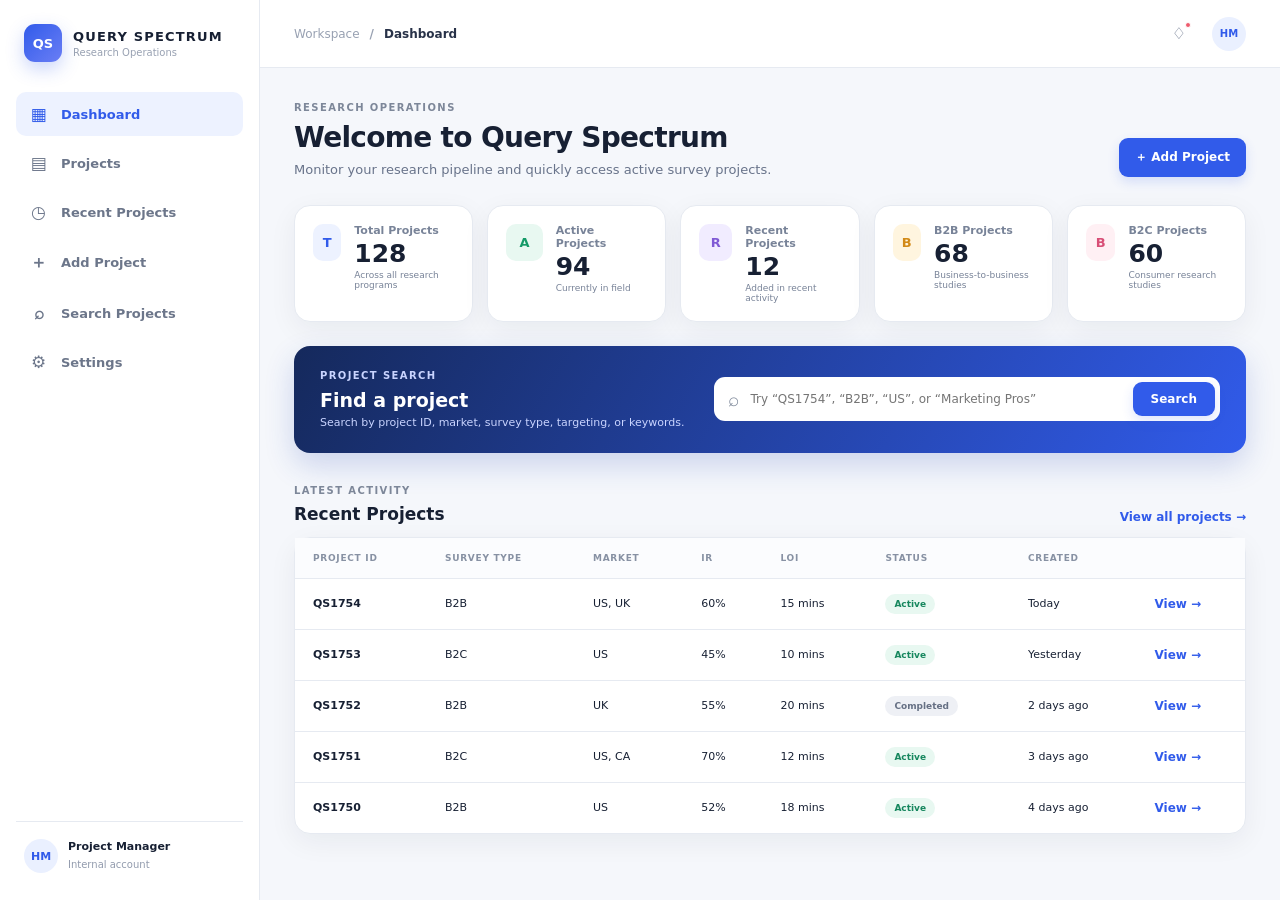
<file: index.html>
<!DOCTYPE html>
<html lang="en">
<head>
  <meta charset="UTF-8">
  <meta name="viewport" content="width=device-width, initial-scale=1.0">
  <meta name="description" content="Query Spectrum research project dashboard">
  <title>Query Spectrum — Dashboard</title>
  <link rel="stylesheet" href="css/style.css">
</head>
<body>
  <div class="app-shell">
    <aside class="sidebar" id="sidebar">
      <div class="brand">
        <div class="brand-mark">QS</div>
        <div>
          <strong>QUERY SPECTRUM</strong>
          <span>Research Operations</span>
        </div>
      </div>
      <nav class="nav" aria-label="Main navigation">
        <a class="nav-item active" href="index.html"><span>▦</span> Dashboard</a>
        <a class="nav-item" href="projects.html"><span>▤</span> Projects</a>
        <a class="nav-item" href="projects.html?recent=1"><span>◷</span> Recent Projects</a>
        <a class="nav-item" href="add-project.html"><span>＋</span> Add Project</a>
        <a class="nav-item" href="projects.html?focus=search"><span>⌕</span> Search Projects</a>
        <a class="nav-item" href="#"><span>⚙</span> Settings</a>
      </nav>
      <div class="sidebar-footer">
        <div class="user-mini">
          <div class="avatar">HM</div>
          <div><strong>Project Manager</strong><span>Internal account</span></div>
        </div>
      </div>
    </aside>

    <main class="main">
      <header class="topbar">
        <button class="icon-btn menu-btn" id="menuBtn" aria-label="Open menu">☰</button>
        <div class="breadcrumb"><span>Workspace</span><b>/</b><strong>Dashboard</strong></div>
        <div class="top-actions">
          <button class="icon-btn" aria-label="Notifications">♢<i></i></button>
          <div class="top-avatar">HM</div>
        </div>
      </header>

      <div class="content">
        <section class="welcome">
          <div>
            <p class="eyebrow">RESEARCH OPERATIONS</p>
            <h1>Welcome to Query Spectrum</h1>
            <p>Monitor your research pipeline and quickly access active survey projects.</p>
          </div>
          <a class="btn btn-primary" href="add-project.html">＋ Add Project</a>
        </section>

        <section class="stats-grid" id="statsGrid"></section>

        <section class="search-panel">
          <div>
            <p class="eyebrow">PROJECT SEARCH</p>
            <h2>Find a project</h2>
            <p>Search by project ID, market, survey type, targeting, or keywords.</p>
          </div>
          <form class="search-form" id="dashboardSearch">
            <span>⌕</span>
            <input id="searchInput" type="search" placeholder="Try “QS1754”, “B2B”, “US”, or “Marketing Pros”" autocomplete="off">
            <button class="btn btn-primary" type="submit">Search</button>
          </form>
        </section>

        <section class="section-head">
          <div>
            <p class="eyebrow">LATEST ACTIVITY</p>
            <h2>Recent Projects</h2>
          </div>
          <a class="text-link" href="projects.html">View all projects →</a>
        </section>

        <section class="table-card">
          <div class="table-wrap">
            <table>
              <thead><tr><th>Project ID</th><th>Survey Type</th><th>Market</th><th>IR</th><th>LOI</th><th>Status</th><th>Created</th><th></th></tr></thead>
              <tbody id="recentTable"></tbody>
            </table>
          </div>
        </section>
      </div>
    </main>
  </div>

  <div class="overlay" id="overlay"></div>
  <script src="js/data.js"></script>
  <script src="js/dashboard.js"></script>
</body>
</html>
</file>
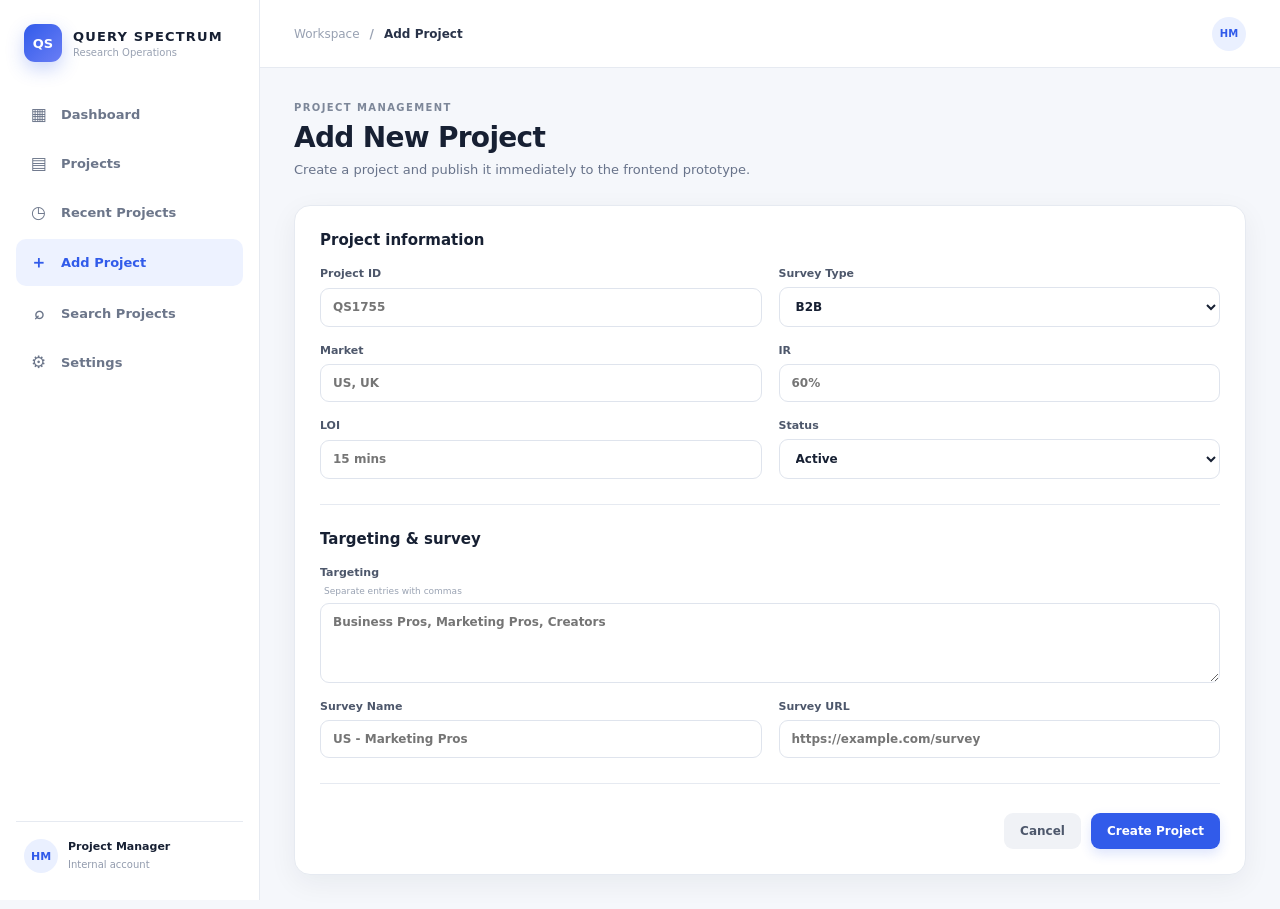
<file: add-project.html>
<!DOCTYPE html>
<html lang="en">
<head><meta charset="UTF-8"><meta name="viewport" content="width=device-width, initial-scale=1.0"><title>Query Spectrum — Add Project</title><link rel="stylesheet" href="css/style.css"></head>
<body>
<div class="app-shell">
  <aside class="sidebar" id="sidebar"><div class="brand"><div class="brand-mark">QS</div><div><strong>QUERY SPECTRUM</strong><span>Research Operations</span></div></div><nav class="nav"><a class="nav-item" href="index.html"><span>▦</span> Dashboard</a><a class="nav-item" href="projects.html"><span>▤</span> Projects</a><a class="nav-item" href="projects.html?recent=1"><span>◷</span> Recent Projects</a><a class="nav-item active" href="add-project.html"><span>＋</span> Add Project</a><a class="nav-item" href="projects.html?focus=search"><span>⌕</span> Search Projects</a><a class="nav-item" href="#"><span>⚙</span> Settings</a></nav><div class="sidebar-footer"><div class="user-mini"><div class="avatar">HM</div><div><strong>Project Manager</strong><span>Internal account</span></div></div></div></aside>
  <main class="main"><header class="topbar"><button class="icon-btn menu-btn" id="menuBtn">☰</button><div class="breadcrumb"><span>Workspace</span><b>/</b><strong>Add Project</strong></div><div class="top-actions"><div class="top-avatar">HM</div></div></header>
  <div class="content narrow">
    <section class="page-head"><div><p class="eyebrow">PROJECT MANAGEMENT</p><h1>Add New Project</h1><p>Create a project and publish it immediately to the frontend prototype.</p></div></section>
    <form class="form-card" id="addProjectForm">
      <div class="form-section"><h2>Project information</h2><div class="form-grid">
        <label>Project ID<input name="projectId" required placeholder="QS1755"></label>
        <label>Survey Type<select name="surveyType" required><option>B2B</option><option>B2C</option></select></label>
        <label>Market<input name="market" required placeholder="US, UK"></label>
        <label>IR<input name="ir" required placeholder="60%"></label>
        <label>LOI<input name="loi" required placeholder="15 mins"></label>
        <label>Status<select name="status"><option>Active</option><option>Paused</option><option>Completed</option></select></label>
      </div></div>
      <div class="form-section"><h2>Targeting & survey</h2><div class="form-grid"><label class="full">Targeting <span class="hint">Separate entries with commas</span><textarea name="targeting" rows="4" required placeholder="Business Pros, Marketing Pros, Creators"></textarea></label><label>Survey Name<input name="surveyName" required placeholder="US - Marketing Pros"></label><label>Survey URL<input name="surveyUrl" type="url" required placeholder="https://example.com/survey"></label></div></div>
      <div class="form-actions"><a class="btn btn-secondary" href="projects.html">Cancel</a><button class="btn btn-primary" type="submit">Create Project</button></div>
    </form>
  </div></main>
</div><div class="overlay" id="overlay"></div><div class="toast" id="toast"></div>
<script src="js/data.js"></script><script>
document.addEventListener('DOMContentLoaded', () => {
  initMenu();
  const form = document.getElementById('addProjectForm');
  form.addEventListener('submit', e => {
    e.preventDefault();
    const fd = new FormData(form);
    const project = {
      projectId: fd.get('projectId').trim(), surveyType: fd.get('surveyType'), market: fd.get('market').trim(),
      ir: fd.get('ir').trim(), loi: fd.get('loi').trim(), targeting: fd.get('targeting').split(',').map(x=>x.trim()).filter(Boolean),
      status: fd.get('status'), createdAt: 'Just now', surveys: [{name: fd.get('surveyName').trim(), url: fd.get('surveyUrl').trim()}]
    };
    const projects = getProjects();
    if (projects.some(p => p.projectId.toLowerCase() === project.projectId.toLowerCase())) {
      showToast('That Project ID already exists.');
      return;
    }
    projects.unshift(project); saveProjects(projects);
    showToast('Project created successfully.');
    setTimeout(() => location.href = 'projects.html', 700);
  });
});
</script></body></html>
</file>
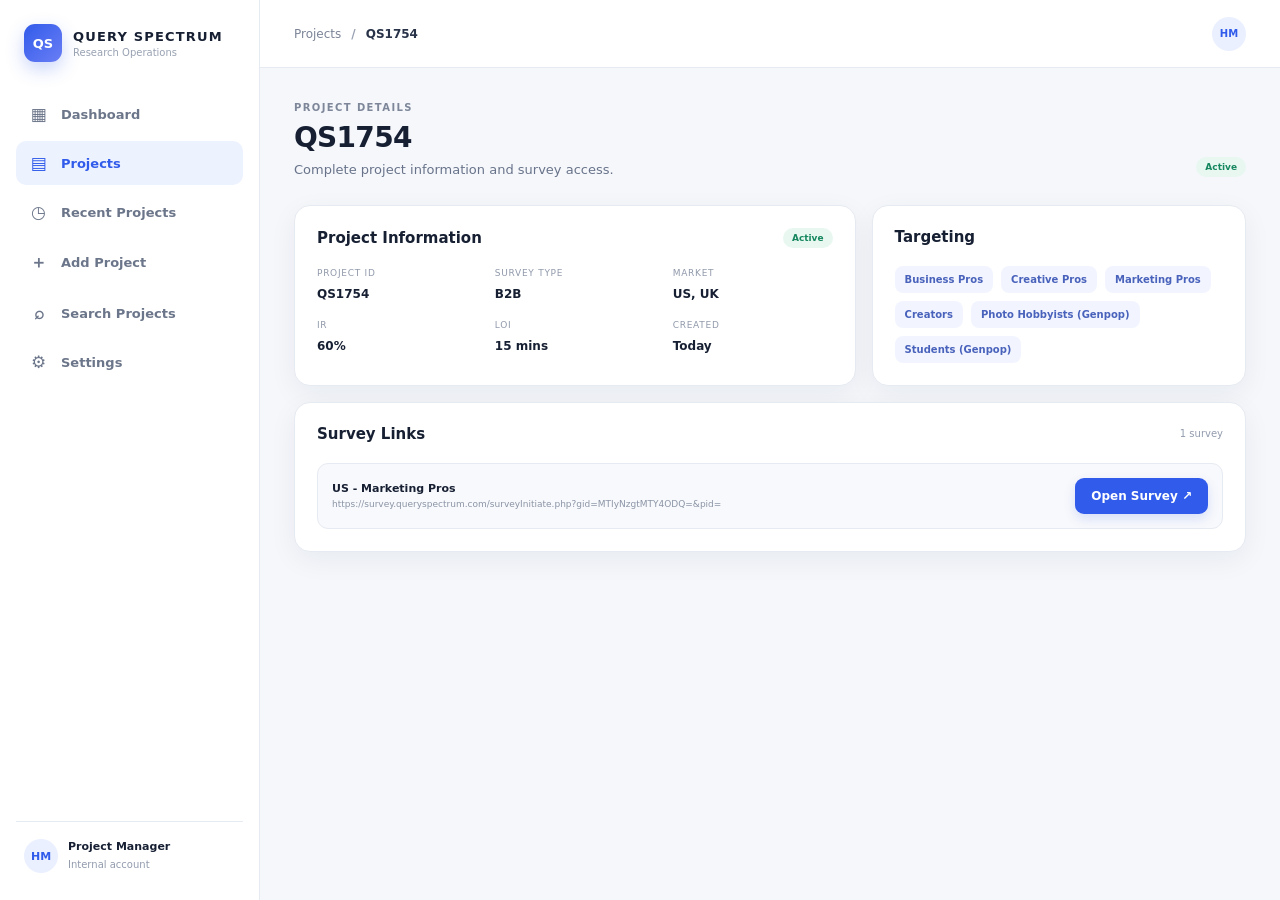
<file: project-details.html>
<!DOCTYPE html>
<html lang="en">
<head><meta charset="UTF-8"><meta name="viewport" content="width=device-width, initial-scale=1.0"><title>Query Spectrum — Project Details</title><link rel="stylesheet" href="css/style.css"></head>
<body>
<div class="app-shell">
<aside class="sidebar" id="sidebar"><div class="brand"><div class="brand-mark">QS</div><div><strong>QUERY SPECTRUM</strong><span>Research Operations</span></div></div><nav class="nav"><a class="nav-item" href="index.html"><span>▦</span> Dashboard</a><a class="nav-item active" href="projects.html"><span>▤</span> Projects</a><a class="nav-item" href="projects.html?recent=1"><span>◷</span> Recent Projects</a><a class="nav-item" href="add-project.html"><span>＋</span> Add Project</a><a class="nav-item" href="projects.html?focus=search"><span>⌕</span> Search Projects</a><a class="nav-item" href="#"><span>⚙</span> Settings</a></nav><div class="sidebar-footer"><div class="user-mini"><div class="avatar">HM</div><div><strong>Project Manager</strong><span>Internal account</span></div></div></div></aside>
<main class="main"><header class="topbar"><button class="icon-btn menu-btn" id="menuBtn">☰</button><div class="breadcrumb"><a href="projects.html">Projects</a><b>/</b><strong id="crumbId">Details</strong></div><div class="top-actions"><div class="top-avatar">HM</div></div></header>
<div class="content narrow" id="detailsContent"></div></main></div><div class="overlay" id="overlay"></div>
<script src="js/data.js"></script><script>
document.addEventListener('DOMContentLoaded', () => {
  initMenu();
  const id = new URLSearchParams(location.search).get('id') || 'QS1754';
  const p = getProjects().find(x => x.projectId.toLowerCase() === id.toLowerCase());
  const el = document.getElementById('detailsContent');
  if (!p) { el.innerHTML='<div class="empty-state"><div class="empty-icon">?</div><h2>Project not found</h2><p>The requested project does not exist in the current prototype data.</p><a class="btn btn-primary" href="projects.html">Back to Projects</a></div>'; return; }
  document.getElementById('crumbId').textContent = p.projectId;
  el.innerHTML = `
    <section class="page-head"><div><p class="eyebrow">PROJECT DETAILS</p><h1>${escapeHtml(p.projectId)}</h1><p>Complete project information and survey access.</p></div><span class="status ${statusClass(p.status)}">${escapeHtml(p.status)}</span></section>
    <div class="detail-grid">
      <section class="detail-card"><div class="card-title"><h2>Project Information</h2><span class="status ${statusClass(p.status)}">${escapeHtml(p.status)}</span></div>
        <div class="detail-fields"><div><span>Project ID</span><strong>${escapeHtml(p.projectId)}</strong></div><div><span>Survey Type</span><strong>${escapeHtml(p.surveyType)}</strong></div><div><span>Market</span><strong>${escapeHtml(p.market)}</strong></div><div><span>IR</span><strong>${escapeHtml(p.ir)}</strong></div><div><span>LOI</span><strong>${escapeHtml(p.loi)}</strong></div><div><span>Created</span><strong>${escapeHtml(p.createdAt)}</strong></div></div>
      </section>
      <section class="detail-card"><div class="card-title"><h2>Targeting</h2></div><div class="chips">${p.targeting.map(t=>`<span class="chip">${escapeHtml(t)}</span>`).join('')}</div></section>
      <section class="detail-card full-span"><div class="card-title"><h2>Survey Links</h2><span class="muted">${p.surveys.length} survey${p.surveys.length===1?'':'s'}</span></div>
      <div class="survey-list">${p.surveys.map(s=>`<div class="survey-row"><div><strong>${escapeHtml(s.name)}</strong><span>${escapeHtml(s.url)}</span></div><a class="btn btn-primary" href="${escapeAttr(s.url)}" target="_blank" rel="noopener">Open Survey ↗</a></div>`).join('')}</div></section>
    </div>`;
});
</script></body></html>
</file>
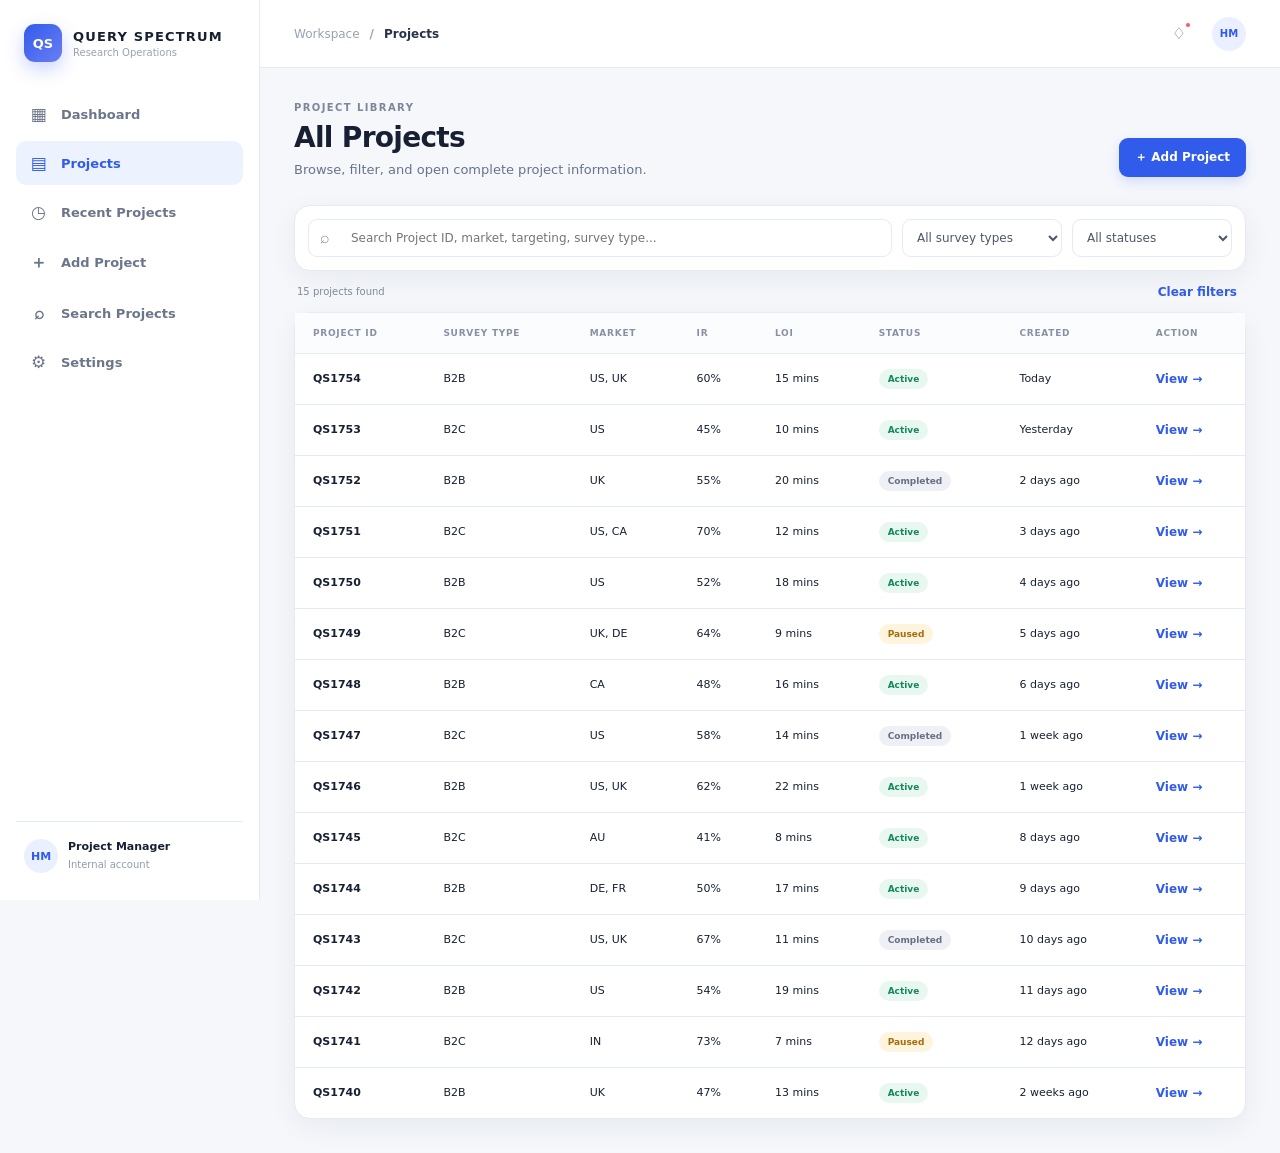
<file: projects.html>
<!DOCTYPE html>
<html lang="en">
<head>
  <meta charset="UTF-8">
  <meta name="viewport" content="width=device-width, initial-scale=1.0">
  <title>Query Spectrum — Projects</title>
  <link rel="stylesheet" href="css/style.css">
</head>
<body>
<div class="app-shell">
  <aside class="sidebar" id="sidebar">
    <div class="brand"><div class="brand-mark">QS</div><div><strong>QUERY SPECTRUM</strong><span>Research Operations</span></div></div>
    <nav class="nav">
      <a class="nav-item" href="index.html"><span>▦</span> Dashboard</a>
      <a class="nav-item active" href="projects.html"><span>▤</span> Projects</a>
      <a class="nav-item" href="projects.html?recent=1"><span>◷</span> Recent Projects</a>
      <a class="nav-item" href="add-project.html"><span>＋</span> Add Project</a>
      <a class="nav-item" href="projects.html?focus=search"><span>⌕</span> Search Projects</a>
      <a class="nav-item" href="#"><span>⚙</span> Settings</a>
    </nav>
    <div class="sidebar-footer"><div class="user-mini"><div class="avatar">HM</div><div><strong>Project Manager</strong><span>Internal account</span></div></div></div>
  </aside>
  <main class="main">
    <header class="topbar"><button class="icon-btn menu-btn" id="menuBtn">☰</button><div class="breadcrumb"><span>Workspace</span><b>/</b><strong>Projects</strong></div><div class="top-actions"><button class="icon-btn">♢<i></i></button><div class="top-avatar">HM</div></div></header>
    <div class="content">
      <section class="page-head"><div><p class="eyebrow">PROJECT LIBRARY</p><h1>All Projects</h1><p>Browse, filter, and open complete project information.</p></div><a class="btn btn-primary" href="add-project.html">＋ Add Project</a></section>
      <section class="filter-card">
        <div class="search-box"><span>⌕</span><input id="projectSearch" type="search" placeholder="Search Project ID, market, targeting, survey type..."></div>
        <select id="typeFilter"><option value="">All survey types</option><option>B2B</option><option>B2C</option></select>
        <select id="statusFilter"><option value="">All statuses</option><option>Active</option><option>Completed</option><option>Paused</option></select>
      </section>
      <div class="results-meta"><span id="resultCount"></span><button class="text-link" id="clearFilters">Clear filters</button></div>
      <section class="table-card">
        <div class="table-wrap">
          <table><thead><tr><th>Project ID</th><th>Survey Type</th><th>Market</th><th>IR</th><th>LOI</th><th>Status</th><th>Created</th><th>Action</th></tr></thead><tbody id="projectsTable"></tbody></table>
        </div>
        <div class="empty-state hidden" id="emptyState"><div class="empty-icon">⌕</div><h3>No projects found matching your search.</h3><p>Try a different Project ID, market, or keyword.</p></div>
      </section>
    </div>
  </main>
</div>
<div class="overlay" id="overlay"></div>
<script src="js/data.js"></script><script src="js/projects.js"></script>
</body>
</html>
</file>
<file: css/style.css>
:root{
--bg:#f5f7fb;--surface:#fff;--text:#172033;--muted:#68738a;--line:#e6eaf1;
--primary:#315bea;--primary-dark:#2447c5;--blue:#315bea;--green:#159a68;--amber:#d28a18;--violet:#805ad5;--rose:#d84e76;
--shadow:0 8px 28px rgba(20,32,56,.06);--radius:16px
}
*{box-sizing:border-box}html,body{margin:0;min-height:100%;font-family:Inter,ui-sans-serif,system-ui,-apple-system,BlinkMacSystemFont,"Segoe UI",sans-serif;background:var(--bg);color:var(--text)}
a{text-decoration:none;color:inherit}button,input,select,textarea{font:inherit}button{cursor:pointer}
.app-shell{min-height:100vh}.sidebar{position:fixed;z-index:30;inset:0 auto 0 0;width:260px;background:#fff;border-right:1px solid var(--line);display:flex;flex-direction:column;padding:24px 16px}
.brand{display:flex;align-items:center;gap:11px;padding:0 8px 30px}.brand-mark{width:38px;height:38px;border-radius:11px;background:linear-gradient(135deg,#315bea,#6a7ef5);color:#fff;display:grid;place-items:center;font-weight:800;font-size:13px;box-shadow:0 7px 18px rgba(49,91,234,.25)}.brand strong{display:block;font-size:13px;letter-spacing:.09em}.brand span{display:block;color:#98a1b2;font-size:10px;margin-top:3px}
.nav{display:grid;gap:5px}.nav-item{display:flex;align-items:center;gap:13px;padding:12px 13px;border-radius:10px;color:#6c768a;font-size:13px;font-weight:600;transition:.2s}.nav-item span{width:19px;text-align:center;font-size:17px}.nav-item:hover{background:#f2f5ff;color:var(--primary)}.nav-item.active{background:#edf2ff;color:var(--primary)}
.sidebar-footer{margin-top:auto;border-top:1px solid var(--line);padding:17px 8px 3px}.user-mini{display:flex;align-items:center;gap:10px}.avatar,.top-avatar{display:grid;place-items:center;border-radius:50%;background:#eaf0ff;color:#315bea;font-weight:800}.avatar{width:34px;height:34px;font-size:11px}.user-mini strong{font-size:11px;display:block}.user-mini span{font-size:10px;color:#929bad}
.main{margin-left:260px;min-height:100vh}.topbar{height:68px;background:#fff;border-bottom:1px solid var(--line);display:flex;align-items:center;padding:0 34px;gap:15px}.breadcrumb{font-size:12px;display:flex;align-items:center;gap:10px;color:#98a1b2}.breadcrumb strong{color:#283248}.breadcrumb a{color:#7b8497}.top-actions{margin-left:auto;display:flex;align-items:center;gap:16px}.icon-btn{border:0;background:transparent;color:#68738a;width:34px;height:34px;border-radius:9px;position:relative}.icon-btn:hover{background:#f3f5f9}.icon-btn i{width:6px;height:6px;background:#ee5b6c;border-radius:50%;position:absolute;right:5px;top:5px;border:1px solid #fff}.top-avatar{width:34px;height:34px;font-size:10px}.menu-btn{display:none}
.content{padding:34px;max-width:1500px;margin:auto}.content.narrow{max-width:1120px}.welcome,.page-head{display:flex;justify-content:space-between;align-items:flex-end;gap:24px;margin-bottom:28px}.eyebrow{font-size:10px;font-weight:800;letter-spacing:.14em;color:#7d8799;margin:0 0 8px}.welcome h1,.page-head h1{font-size:28px;line-height:1.2;margin:0 0 7px;letter-spacing:-.025em}.welcome p:not(.eyebrow),.page-head p:not(.eyebrow){margin:0;color:var(--muted);font-size:13px}
.btn{border:0;border-radius:9px;padding:11px 16px;font-size:12px;font-weight:750;display:inline-flex;align-items:center;justify-content:center;gap:7px;transition:.2s}.btn-primary{background:var(--primary);color:#fff;box-shadow:0 5px 12px rgba(49,91,234,.16)}.btn-primary:hover{background:var(--primary-dark);transform:translateY(-1px)}.btn-secondary{background:#f0f2f6;color:#4d576b}.text-link,.view-link{color:var(--primary);font-size:12px;font-weight:700;background:none;border:0}
.stats-grid{display:grid;grid-template-columns:repeat(5,1fr);gap:14px;margin-bottom:24px}.stat-card{background:var(--surface);border:1px solid var(--line);border-radius:var(--radius);padding:18px;display:flex;gap:13px;align-items:flex-start;box-shadow:var(--shadow)}.stat-icon{width:37px;height:37px;border-radius:10px;display:grid;place-items:center;font-weight:800;font-size:13px}.stat-icon.blue{background:#edf2ff;color:#315bea}.stat-icon.green{background:#e8f8f1;color:#159a68}.stat-icon.violet{background:#f1ecff;color:#805ad5}.stat-icon.amber{background:#fff5df;color:#d28a18}.stat-icon.rose{background:#fff0f4;color:#d84e76}.stat-card span,.stat-card small{display:block;color:#788398}.stat-card span{font-size:11px;font-weight:700}.stat-card strong{display:block;font-size:25px;margin:2px 0}.stat-card small{font-size:9px}
.search-panel{background:linear-gradient(120deg,#15295c,#315bea);border-radius:var(--radius);padding:24px 26px;display:flex;align-items:center;gap:30px;color:#fff;margin-bottom:32px;box-shadow:0 12px 30px rgba(37,72,180,.2)}.search-panel>div{min-width:260px}.search-panel .eyebrow,.search-panel p{color:#c9d4ff}.search-panel h2{margin:0 0 5px;font-size:19px}.search-panel p:last-child{font-size:11px;margin:0}.search-form{background:#fff;border-radius:11px;display:flex;align-items:center;padding:5px;flex:1}.search-form span{color:#7f899a;padding:0 9px;font-size:19px}.search-form input{border:0;outline:0;flex:1;min-width:0;font-size:12px;color:var(--text)}.search-form .btn{padding:10px 18px}
.section-head{display:flex;align-items:end;justify-content:space-between;margin:0 0 13px}.section-head h2{margin:0;font-size:17px}.table-card,.filter-card,.form-card,.detail-card{background:#fff;border:1px solid var(--line);border-radius:var(--radius);box-shadow:var(--shadow)}.table-wrap{overflow:auto}table{width:100%;border-collapse:collapse;min-width:760px}th,td{padding:15px 18px;text-align:left;border-bottom:1px solid var(--line);font-size:11px;white-space:nowrap}th{background:#fbfcfe;color:#8791a3;font-size:9px;text-transform:uppercase;letter-spacing:.08em}tr:last-child td{border-bottom:0}tbody tr:hover{background:#fafbfe}td strong{font-size:11px}
.status{display:inline-flex;align-items:center;padding:5px 9px;border-radius:99px;font-size:9px;font-weight:800}.status.active{background:#e8f8f1;color:#16875e}.status.completed{background:#eef0f5;color:#667084}.status.paused{background:#fff4dd;color:#a66c0b}
.filter-card{padding:13px;display:flex;gap:10px;margin-bottom:13px}.search-box{border:1px solid var(--line);border-radius:9px;display:flex;align-items:center;flex:1;min-width:220px}.search-box span{padding:0 11px;color:#8791a3}.search-box input,.filter-card select{border:0;outline:0;background:transparent;padding:10px;font-size:12px;color:#4d576b}.search-box input{flex:1}.filter-card select{border:1px solid var(--line);border-radius:9px;min-width:160px}.results-meta{display:flex;justify-content:space-between;align-items:center;margin:12px 3px;font-size:10px;color:#7f899a}
.empty-state{text-align:center;padding:55px 20px}.empty-icon{width:46px;height:46px;border-radius:14px;background:#edf2ff;color:var(--primary);display:grid;place-items:center;margin:0 auto 13px;font-size:22px}.empty-state h2,.empty-state h3{margin:0 0 6px}.empty-state p{color:var(--muted);font-size:12px;margin:0 0 18px}.hidden{display:none!important}
.form-card{padding:25px}.form-section{padding-bottom:25px;margin-bottom:25px;border-bottom:1px solid var(--line)}.form-section:last-of-type{border:0;margin-bottom:0}.form-section h2{font-size:15px;margin:0 0 18px}.form-grid{display:grid;grid-template-columns:repeat(2,1fr);gap:17px}label{font-size:11px;font-weight:750;color:#4d576b;display:grid;gap:7px}label input,label select,label textarea{border:1px solid #dfe4ed;border-radius:9px;padding:11px 12px;outline:none;color:var(--text);background:#fff;font-size:12px;resize:vertical}label input:focus,label select:focus,label textarea:focus{border-color:#8da5ff;box-shadow:0 0 0 3px #edf2ff}.full{grid-column:1/-1}.hint{font-size:9px;color:#9aa3b3;font-weight:500;margin-left:4px}.form-actions{display:flex;justify-content:flex-end;gap:10px;padding-top:4px}
.detail-grid{display:grid;grid-template-columns:1.2fr .8fr;gap:16px}.detail-card{padding:22px}.full-span{grid-column:1/-1}.card-title{display:flex;align-items:center;justify-content:space-between;margin-bottom:20px}.card-title h2{font-size:15px;margin:0}.muted{font-size:10px;color:#929bad}.detail-fields{display:grid;grid-template-columns:repeat(3,1fr);gap:18px}.detail-fields span{display:block;font-size:9px;text-transform:uppercase;letter-spacing:.08em;color:#9099aa;margin-bottom:5px}.detail-fields strong{font-size:12px}.chips{display:flex;flex-wrap:wrap;gap:8px}.chip{padding:8px 10px;background:#f2f5ff;color:#4962bb;border-radius:8px;font-size:10px;font-weight:700}.survey-list{display:grid;gap:10px}.survey-row{display:flex;align-items:center;justify-content:space-between;gap:15px;padding:14px;background:#f8f9fc;border:1px solid var(--line);border-radius:11px}.survey-row strong{display:block;font-size:11px;margin-bottom:4px}.survey-row span{display:block;color:#8a94a5;font-size:9px;max-width:700px;overflow:hidden;text-overflow:ellipsis;white-space:nowrap}
.overlay{display:none}.toast{position:fixed;z-index:100;right:25px;bottom:25px;background:#172033;color:#fff;padding:12px 16px;border-radius:10px;font-size:12px;opacity:0;transform:translateY(10px);transition:.25s;box-shadow:0 10px 25px rgba(0,0,0,.18)}.toast.show{opacity:1;transform:none}

@media(max-width:1150px){.stats-grid{grid-template-columns:repeat(3,1fr)}.search-panel{align-items:stretch;flex-direction:column;gap:17px}.search-panel>div{min-width:0}}
@media(max-width:900px){.sidebar{transform:translateX(-100%);transition:.25s;box-shadow:15px 0 40px rgba(20,32,56,.12)}.sidebar.open{transform:none}.main{margin-left:0}.menu-btn{display:block}.overlay.show{display:block;position:fixed;inset:0;background:rgba(15,25,45,.28);z-index:20}.topbar{padding:0 18px}.content{padding:25px 18px}.stats-grid{grid-template-columns:repeat(2,1fr)}}
@media(max-width:600px){.welcome,.page-head{align-items:flex-start;flex-direction:column}.welcome h1,.page-head h1{font-size:23px}.stats-grid{grid-template-columns:1fr}.stat-card{padding:15px}.filter-card{flex-direction:column}.filter-card select{width:100%}.form-grid{grid-template-columns:1fr}.full{grid-column:auto}.form-actions{flex-direction:column-reverse}.form-actions .btn{width:100%}.detail-grid{grid-template-columns:1fr}.full-span{grid-column:auto}.detail-fields{grid-template-columns:repeat(2,1fr)}.survey-row{align-items:flex-start;flex-direction:column}.survey-row .btn{width:100%}.survey-row span{max-width:100%}.topbar{height:60px}.breadcrumb span,.breadcrumb b{display:none}}
</file>
